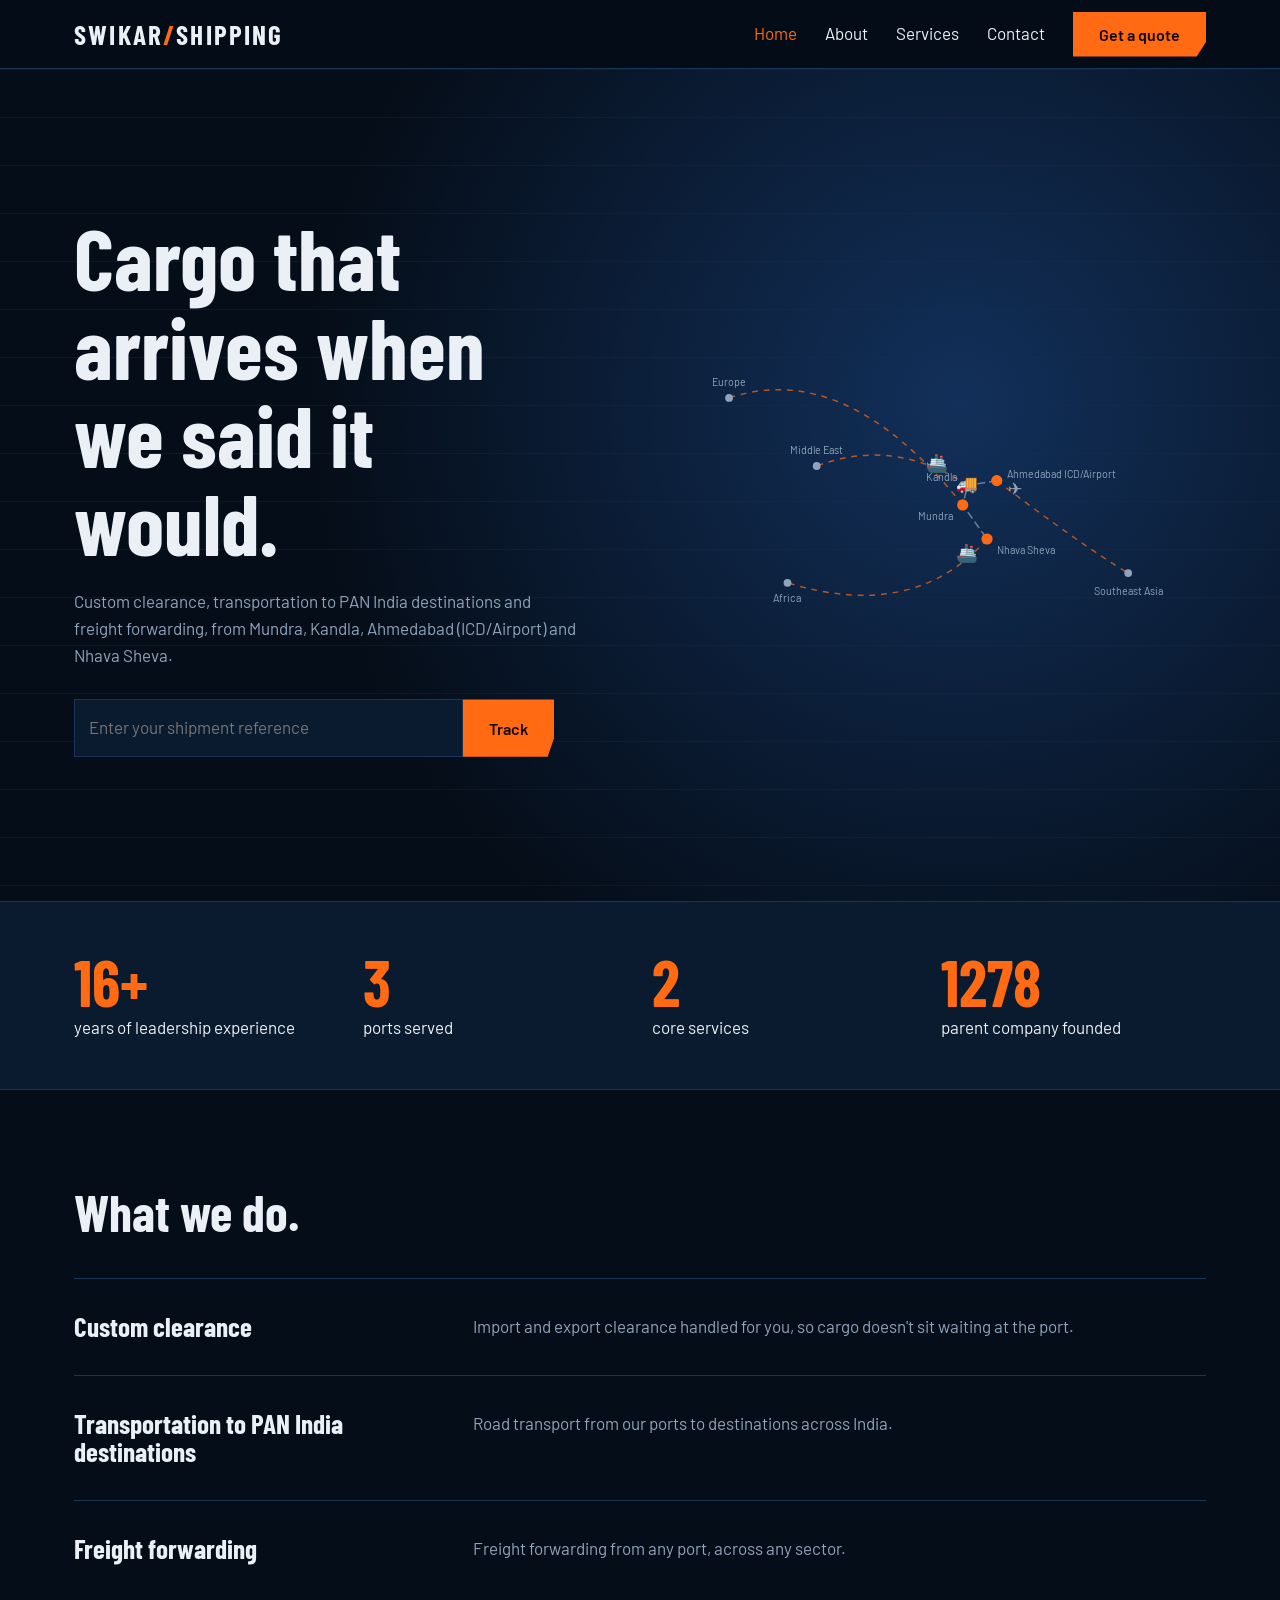
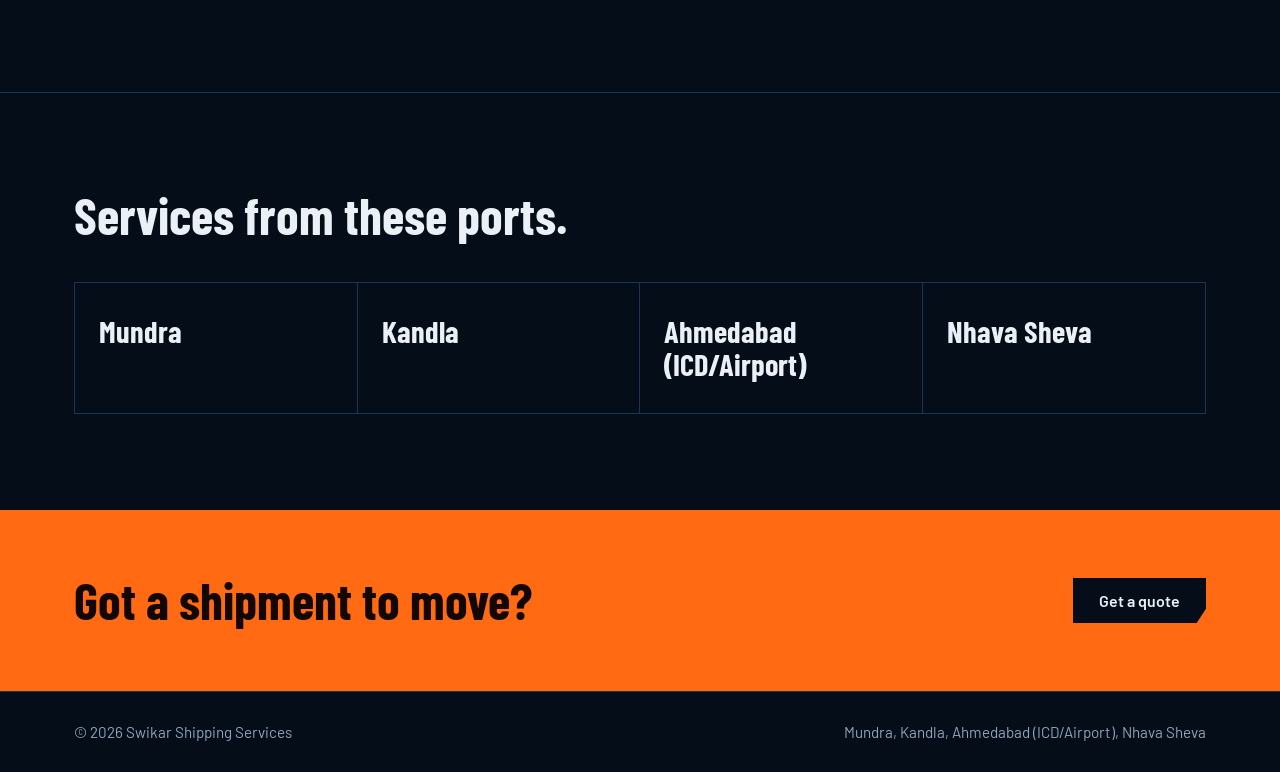
<file: index.html>
<!doctype html><html lang="en"><head><meta charset="utf-8"><meta name="viewport" content="width=device-width,initial-scale=1"><title>Global freight and logistics | Swikar Shipping Services</title><meta name="description" content="Custom clearance, PAN India transportation and freight forwarding from Mundra, Kandla, Ahmedabad and Nhava Sheva."><link rel="preconnect" href="https://fonts.googleapis.com"><link href="https://fonts.googleapis.com/css2?family=Barlow+Condensed:wght@700&family=Barlow:wght@400;600&display=swap" rel="stylesheet"><link rel="stylesheet" href="style.css"></head><body><nav id="nav"></nav>
<header class="hero"><div class="wrap"><div>
<h1>Cargo that arrives when we said it would.</h1>
<p>Custom clearance, transportation to PAN India destinations and freight forwarding, from Mundra, Kandla, Ahmedabad (ICD/Airport) and Nhava Sheva.</p>
<form id="tf" class="track"><input name="ref" aria-label="Tracking reference" placeholder="Enter your shipment reference"><button class="btn">Track</button></form>
<div id="tr" aria-live="polite"></div></div>
<svg viewBox="0 0 600 340" role="img" aria-label="Animated map of Swikar freight routes from western India ports to the Middle East, Europe, Africa and Southeast Asia">
<path id="p1" class="arc" d="M350,190 Q230,40 110,80"/><path id="p2" class="arc" d="M375,225 Q300,310 170,270"/>
<path id="p3" class="arc" d="M355,170 Q280,120 200,150"/><path id="p4" class="arc" d="M385,165 Q470,230 520,260"/>
<path id="p5" class="arc road" d="M385,165 L355,170 L350,190 L375,225 L350,190 L355,170 Z"/>
<g fill="#8FA3BA"><circle cx="110" cy="80" r="4"/><circle cx="200" cy="150" r="4"/><circle cx="170" cy="270" r="4"/><circle cx="520" cy="260" r="4"/></g>
<text x="110" y="68" text-anchor="middle">Europe</text><text x="200" y="138" text-anchor="middle">Middle East</text><text x="170" y="290" text-anchor="middle">Africa</text><text x="520" y="282" text-anchor="middle">Southeast Asia</text>
<g fill="#FF6A13"><circle cx="355" cy="170" r="5"/><circle cx="385" cy="165" r="5"/><circle cx="350" cy="190" r="5"/><circle cx="375" cy="225" r="5"/></g>
<g stroke-width="1.5"><circle class="pulse" cx="355" cy="170" r="5"/><circle class="pulse" cx="385" cy="165" r="5" style="animation-delay:.6s"/><circle class="pulse" cx="350" cy="190" r="5" style="animation-delay:1.2s"/><circle class="pulse" cx="375" cy="225" r="5" style="animation-delay:1.8s"/></g>
<text x="344" y="165" text-anchor="end">Kandla</text><text x="395" y="162">Ahmedabad ICD/Airport</text><text x="340" y="205" text-anchor="end">Mundra</text><text x="385" y="240">Nhava Sheva</text>
<g><animateMotion dur="8s" repeatCount="indefinite"><mpath href="#p1"/></animateMotion><text class="ic" text-anchor="middle">&#9992;&#65039;</text></g>
<g><animateMotion dur="10s" repeatCount="indefinite"><mpath href="#p2"/></animateMotion><text class="ic" text-anchor="middle">&#128674;</text></g>
<g><animateMotion dur="6s" repeatCount="indefinite"><mpath href="#p3"/></animateMotion><text class="ic" text-anchor="middle">&#128674;</text></g>
<g><animateMotion dur="9s" repeatCount="indefinite"><mpath href="#p4"/></animateMotion><text class="ic" text-anchor="middle">&#9992;&#65039;</text></g>
<g><animateMotion dur="7s" repeatCount="indefinite"><mpath href="#p5"/></animateMotion><text class="ic" text-anchor="middle">&#128666;</text></g>
</svg></div></header>
<section class="stats"><div class="wrap">
<div><strong data-n="25" data-s="+">0</strong>years of leadership experience</div>
<div><strong data-n="4">0</strong>ports served</div>
<div><strong data-n="3">0</strong>core services</div>
<div><strong data-n="1995">0</strong>parent company founded</div></div></section>
<section class="sec"><div class="wrap"><h2>What we do.</h2><div style="margin-top:40px"><div class="row"><h3>Custom clearance</h3><p>Import and export clearance handled for you, so cargo doesn't sit waiting at the port.</p></div>
<div class="row"><h3>Transportation to PAN India destinations</h3><p>Road transport from our ports to destinations across India.</p></div>
<div class="row"><h3>Freight forwarding</h3><p>Freight forwarding from any port, across any sector.</p></div></div></div></section>
<section class="sec" style="border-top:1px solid var(--line)"><div class="wrap"><h2>Services from these ports.</h2><div class="ports"><div>Mundra</div><div>Kandla</div><div>Ahmedabad (ICD/Airport)</div><div>Nhava Sheva</div></div></div></section>
<section class="cta"><div class="wrap"><h2>Got a shipment to move?</h2><a class="btn" href="contact.html#quote">Get a quote</a></div></section>
<footer id="foot"></footer><script src="main.js"></script></body></html>
</file>
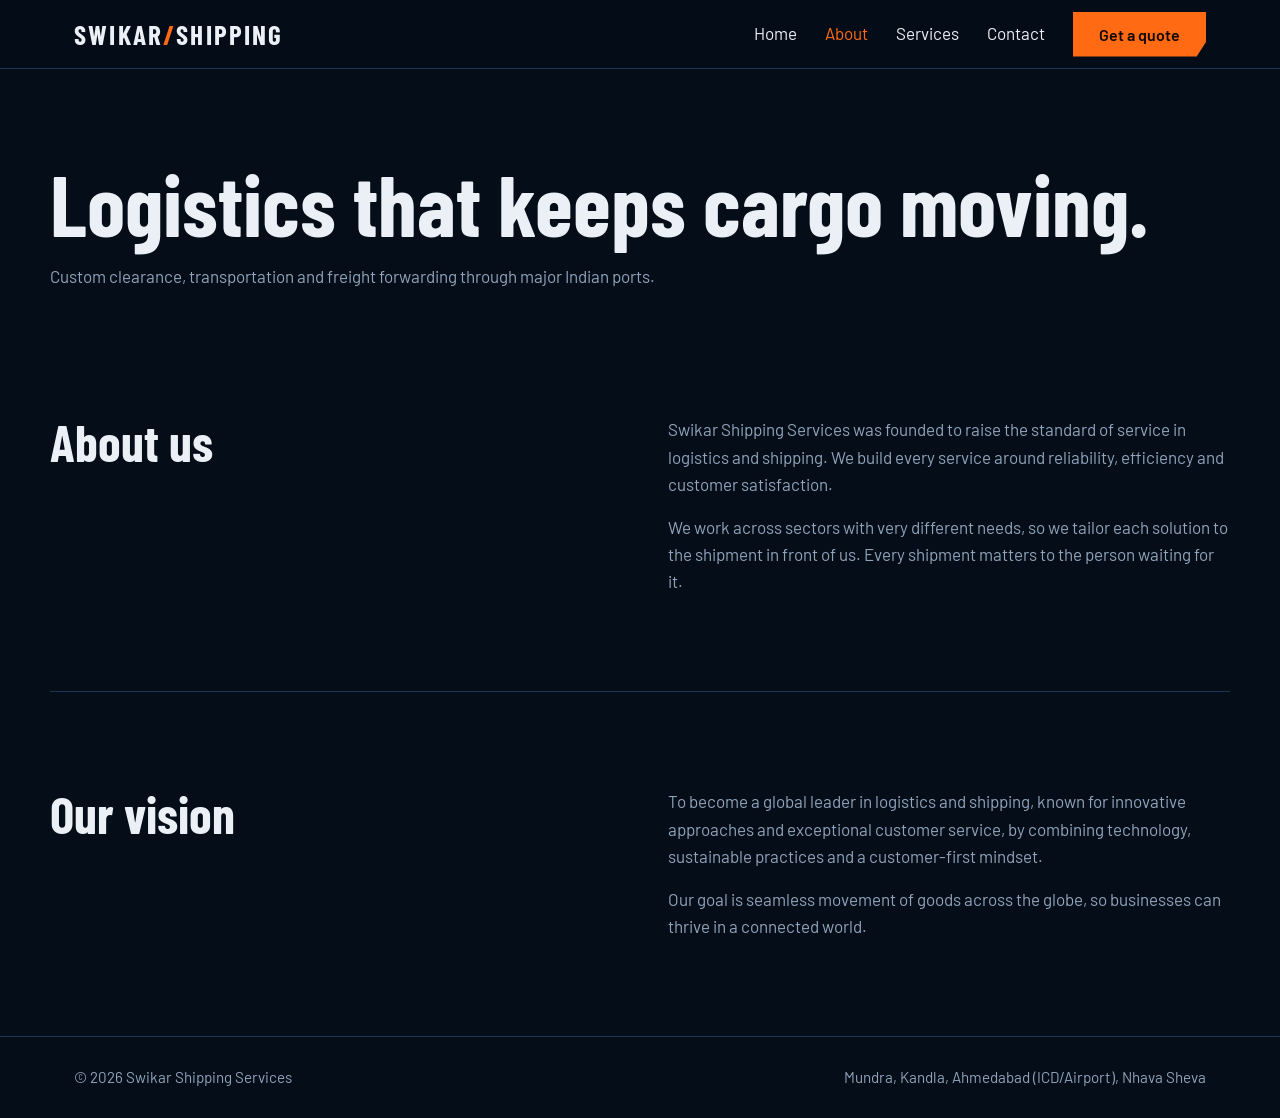
<file: about.html>
<!doctype html><html lang="en"><head><meta charset="utf-8"><meta name="viewport" content="width=device-width,initial-scale=1"><title>About | Swikar Shipping Services</title><meta name="description" content="Custom clearance, PAN India transportation and freight forwarding from Mundra, Kandla, Ahmedabad and Nhava Sheva."><link rel="preconnect" href="https://fonts.googleapis.com"><link href="https://fonts.googleapis.com/css2?family=Barlow+Condensed:wght@700&family=Barlow:wght@400;600&display=swap" rel="stylesheet"><link rel="stylesheet" href="style.css"></head><body><nav id="nav"></nav>
<header class="wrap ph"><h1>Logistics that keeps cargo moving.</h1><p>Custom clearance, transportation and freight forwarding through major Indian ports.</p></header>
<section class="sec wrap cols"><div><h2>About us</h2></div><div>
<p>Swikar Shipping Services was founded to raise the standard of service in logistics and shipping. We build every service around reliability, efficiency and customer satisfaction.</p>
<p>We work across sectors with very different needs, so we tailor each solution to the shipment in front of us. Every shipment matters to the person waiting for it.</p></div></section>
<section class="sec wrap cols" style="border-top:1px solid var(--line)"><div><h2>Our vision</h2></div><div>
<p>To become a global leader in logistics and shipping, known for innovative approaches and exceptional customer service, by combining technology, sustainable practices and a customer-first mindset.</p>
<p>Our goal is seamless movement of goods across the globe, so businesses can thrive in a connected world.</p></div></section>
<footer id="foot"></footer><script src="main.js"></script></body></html>
</file>
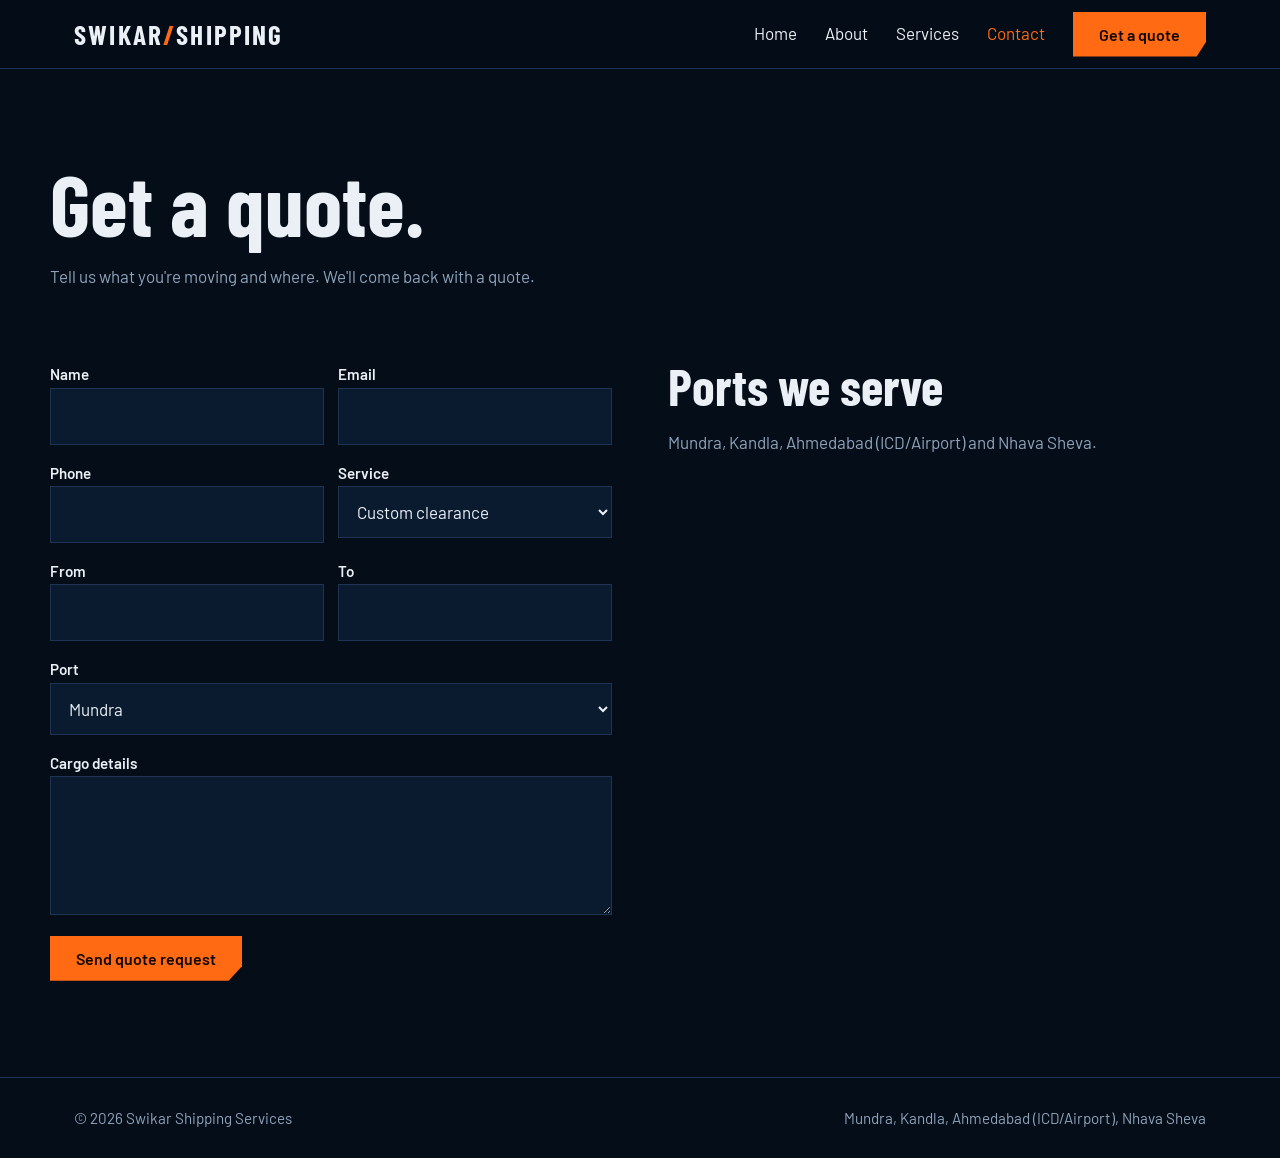
<file: contact.html>
<!doctype html><html lang="en"><head><meta charset="utf-8"><meta name="viewport" content="width=device-width,initial-scale=1"><title>Contact | Swikar Shipping Services</title><meta name="description" content="Custom clearance, PAN India transportation and freight forwarding from Mundra, Kandla, Ahmedabad and Nhava Sheva."><link rel="preconnect" href="https://fonts.googleapis.com"><link href="https://fonts.googleapis.com/css2?family=Barlow+Condensed:wght@700&family=Barlow:wght@400;600&display=swap" rel="stylesheet"><link rel="stylesheet" href="style.css"></head><body><nav id="nav"></nav>
<header class="wrap ph"><h1>Get a quote.</h1><p>Tell us what you're moving and where. We'll come back with a quote.</p></header>
<section class="sec wrap cols" id="quote" style="padding-top:40px">
<form id="qf" class="form">
<div class="two"><div><label for="n">Name</label><input id="n" name="name" required></div><div><label for="e">Email</label><input id="e" name="email" type="email" required></div></div>
<div class="two"><div><label for="ph">Phone</label><input id="ph" name="phone"></div><div><label for="s">Service</label><select id="s" name="service"><option>Custom clearance</option><option>Transportation (PAN India)</option><option>Freight forwarding</option></select></div></div>
<div class="two"><div><label for="f">From</label><input id="f" name="from" required></div><div><label for="t">To</label><input id="t" name="to" required></div></div>
<div><label for="p">Port</label><select id="p" name="port"><option>Mundra</option><option>Kandla</option><option>Ahmedabad (ICD/Airport)</option><option>Nhava Sheva</option></select></div>
<div><label for="d">Cargo details</label><textarea id="d" name="details" rows="4"></textarea></div>
<button class="btn" style="justify-self:start">Send quote request</button>
<p class="ok" hidden>Your email app is opening with the request filled in. Press send there.</p></form>
<div><h2>Ports we serve</h2><p style="margin-top:16px">Mundra, Kandla, Ahmedabad (ICD/Airport) and Nhava Sheva.</p>
<!-- TODO: add real phone, email and office addresses here -->
</div></section>
<footer id="foot"></footer><script src="main.js"></script></body></html>
</file>
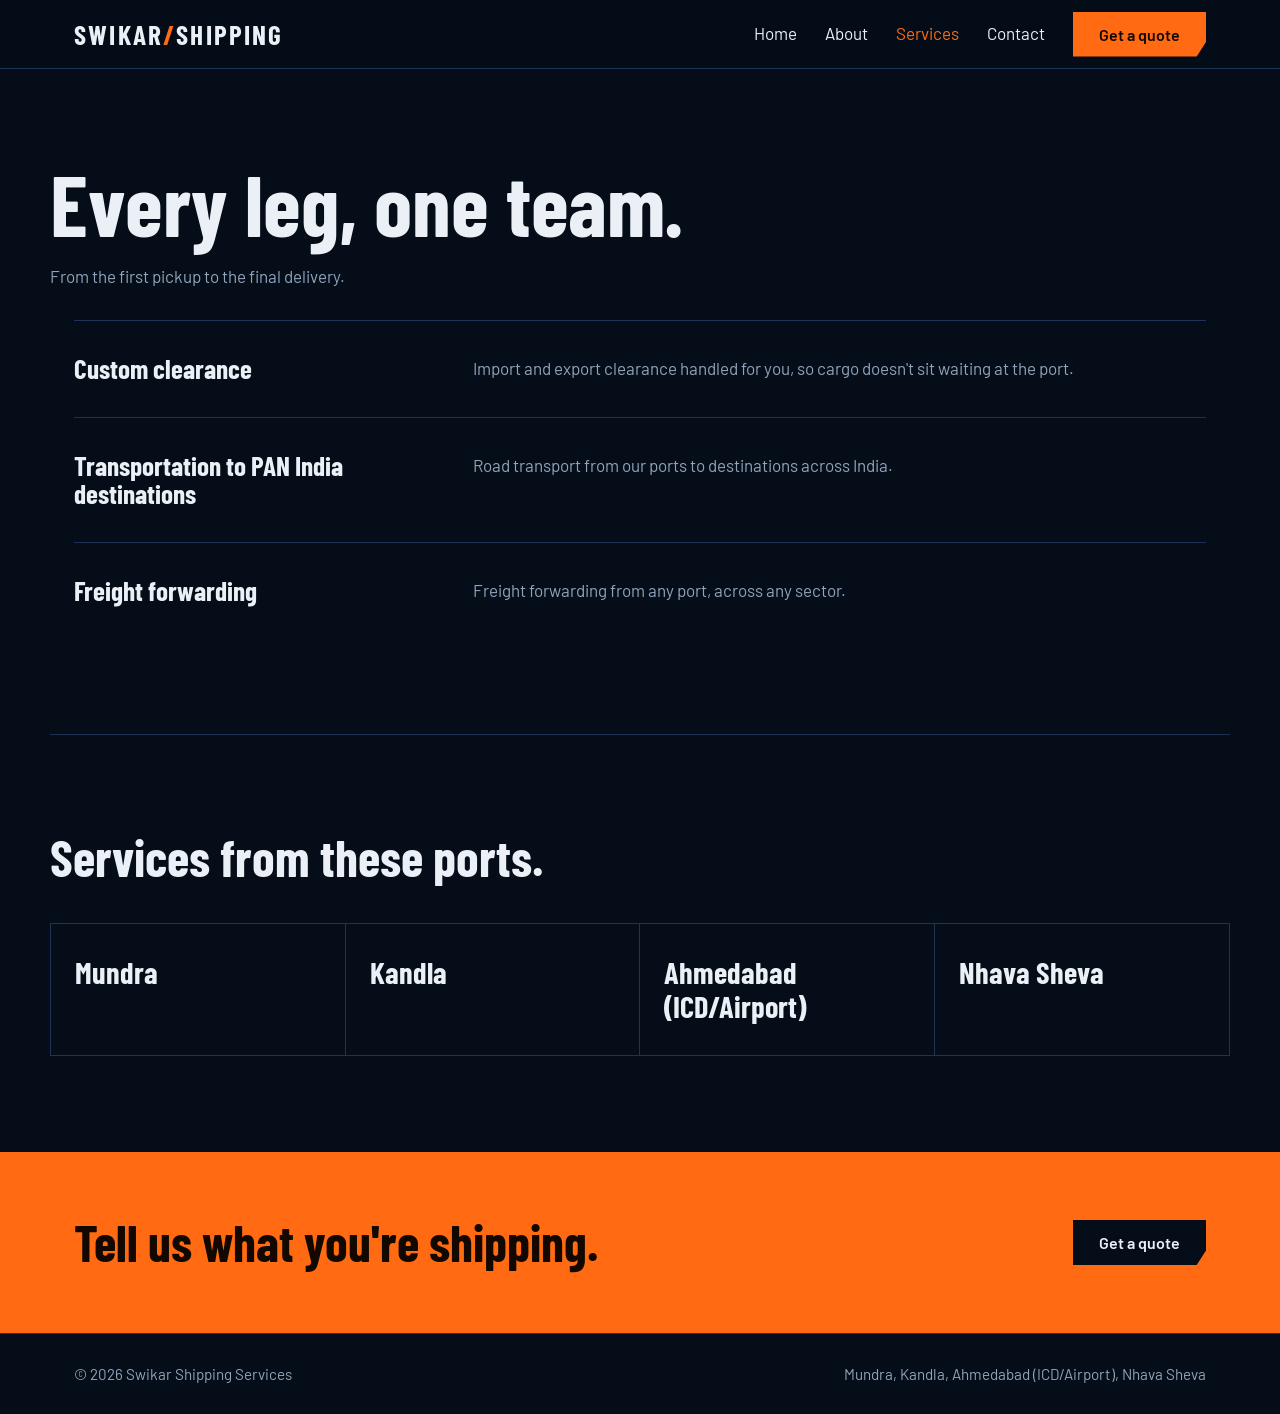
<file: services.html>
<!doctype html><html lang="en"><head><meta charset="utf-8"><meta name="viewport" content="width=device-width,initial-scale=1"><title>Services | Swikar Shipping Services</title><meta name="description" content="Custom clearance, PAN India transportation and freight forwarding from Mundra, Kandla, Ahmedabad and Nhava Sheva."><link rel="preconnect" href="https://fonts.googleapis.com"><link href="https://fonts.googleapis.com/css2?family=Barlow+Condensed:wght@700&family=Barlow:wght@400;600&display=swap" rel="stylesheet"><link rel="stylesheet" href="style.css"></head><body><nav id="nav"></nav>
<header class="wrap ph"><h1>Every leg, one team.</h1><p>From the first pickup to the final delivery.</p></header>
<section class="wrap" style="padding-bottom:96px">
<div class="row"><h3>Custom clearance</h3><p>Import and export clearance handled for you, so cargo doesn't sit waiting at the port.</p></div>
<div class="row"><h3>Transportation to PAN India destinations</h3><p>Road transport from our ports to destinations across India.</p></div>
<div class="row"><h3>Freight forwarding</h3><p>Freight forwarding from any port, across any sector.</p></div></section>
<section class="sec wrap" style="border-top:1px solid var(--line)"><h2>Services from these ports.</h2><div class="ports"><div>Mundra</div><div>Kandla</div><div>Ahmedabad (ICD/Airport)</div><div>Nhava Sheva</div></div></section>
<section class="cta"><div class="wrap"><h2>Tell us what you're shipping.</h2><a class="btn" href="contact.html#quote">Get a quote</a></div></section>
<footer id="foot"></footer><script src="main.js"></script></body></html>
</file>
<file: style.css>
:root{--ink:#050D18;--navy:#0A1A2F;--line:#1d3454;--or:#FF6A13;--steel:#8FA3BA;--txt:#EAF0F6}
*{box-sizing:border-box;margin:0;padding:0}
html{scroll-behavior:smooth}
body{background:var(--ink);color:var(--txt);font:17px/1.6 Barlow,system-ui,sans-serif}
a{color:inherit;text-decoration:none}
h1,h2,h3{font-family:'Barlow Condensed',Impact,sans-serif;line-height:1.02;font-weight:700}
h1{font-size:clamp(2.8rem,7vw,5.4rem)}h2{font-size:clamp(2rem,4.5vw,3.2rem)}h3{font-size:1.7rem}
p{color:var(--steel);max-width:62ch}
.wrap{max-width:1180px;margin:auto;padding:0 24px}
:focus-visible{outline:2px solid var(--or);outline-offset:3px}
nav{position:sticky;top:0;z-index:9;background:rgba(5,13,24,.85);backdrop-filter:blur(10px);border-bottom:1px solid var(--line)}
nav .wrap{display:flex;align-items:center;justify-content:space-between;height:68px}
.logo{font:700 1.7rem 'Barlow Condensed',sans-serif;letter-spacing:.08em}.logo b{color:var(--or)}
nav ul{display:flex;gap:28px;list-style:none;align-items:center}
nav a:hover,nav a.on{color:var(--or)}
.btn{display:inline-block;background:var(--or);color:#120800;font-weight:600;padding:13px 26px;border:0;cursor:pointer;font:600 1rem Barlow,sans-serif;clip-path:polygon(0 0,100% 0,100% 68%,93% 100%,0 100%);transition:transform .2s}
.btn:hover{transform:translateY(-2px)}nav a.btn:hover{color:#120800}
.hero{background:radial-gradient(circle at 75% 40%,#12305a 0,transparent 60%),linear-gradient(rgba(143,163,186,.07) 1px,transparent 1px) 0 0/100% 48px,var(--ink)}
.hero .wrap{display:grid;grid-template-columns:1fr 1.15fr;gap:40px;align-items:center;min-height:calc(100vh - 68px);padding-block:48px}
.hero p{margin:22px 0 30px}
.hero h1{animation:rise .9s both}
@keyframes rise{from{opacity:0;transform:translateY(28px)}}
.track{display:flex;max-width:480px}
input,select,textarea{width:100%;background:var(--navy);border:1px solid var(--line);color:var(--txt);padding:14px;font:inherit}
.track input{flex:1}
label{font-weight:600;font-size:.95rem}
#tr{display:none;margin-top:20px;max-width:480px}
.steps{list-style:none;margin-top:10px;border-left:2px solid var(--line);padding-left:18px}
.steps li{padding:4px 0;color:var(--steel);transition:color .3s}
.steps li.done{color:var(--txt)}.steps li.done::before{content:"\2713 ";color:var(--or)}
.arc{fill:none;stroke:var(--or);stroke-width:1.5;stroke-dasharray:6 6;opacity:.7;animation:flow 1.2s linear infinite}
.road{stroke:var(--steel)}
@keyframes flow{to{stroke-dashoffset:-12}}
.pulse{fill:none;stroke:var(--or);transform-box:fill-box;transform-origin:center;animation:pulse 2.4s infinite}
@keyframes pulse{from{transform:scale(1);opacity:.9}to{transform:scale(3.2);opacity:0}}
svg text{fill:var(--steel);font-size:11px}svg text.ic{font-size:18px}
.stats{background:var(--navy);border-block:1px solid var(--line)}
.stats .wrap{display:grid;grid-template-columns:repeat(4,1fr);gap:24px;padding-block:48px}
.stats strong{display:block;font:700 4rem 'Barlow Condensed',sans-serif;color:var(--or);line-height:1}
.ports{display:grid;grid-template-columns:repeat(4,1fr);margin-top:40px;border:1px solid var(--line)}.ports div{padding:32px 24px;border-right:1px solid var(--line);font:700 1.9rem/1.1 'Barlow Condensed',sans-serif}.ports div:last-child{border:0}
.sec{padding:96px 0}
.ph{padding:90px 0 30px}.ph p{margin-top:16px}
.row{display:grid;grid-template-columns:1fr 2fr;gap:32px;padding:34px 0;border-top:1px solid var(--line)}
.cols{display:grid;grid-template-columns:1fr 1fr;gap:56px}.cols p+p{margin-top:16px}
.cta{background:var(--or);color:#120800;padding:64px 0}.cta .wrap{display:flex;justify-content:space-between;align-items:center;gap:24px;flex-wrap:wrap}
.cta .btn{background:var(--ink);color:var(--txt)}
.form{display:grid;gap:14px}.form .two{display:grid;grid-template-columns:1fr 1fr;gap:14px}
.ok{color:var(--or);font-weight:600}
footer{border-top:1px solid var(--line);padding:28px 0;color:var(--steel);font-size:.95rem}
footer .wrap{display:flex;justify-content:space-between;flex-wrap:wrap;gap:12px}
@media(max-width:820px){.hero .wrap,.cols,.row,.stats .wrap,.form .two{grid-template-columns:1fr}.stats .wrap{grid-template-columns:1fr 1fr}nav ul{gap:14px;font-size:.9rem}nav .btn{display:none}.logo{font-size:1.3rem}}
@media(prefers-reduced-motion:reduce){*{animation:none!important}}
@media(max-width:820px){.ports{grid-template-columns:1fr 1fr}.ports div{border-bottom:1px solid var(--line)}}
</file>
